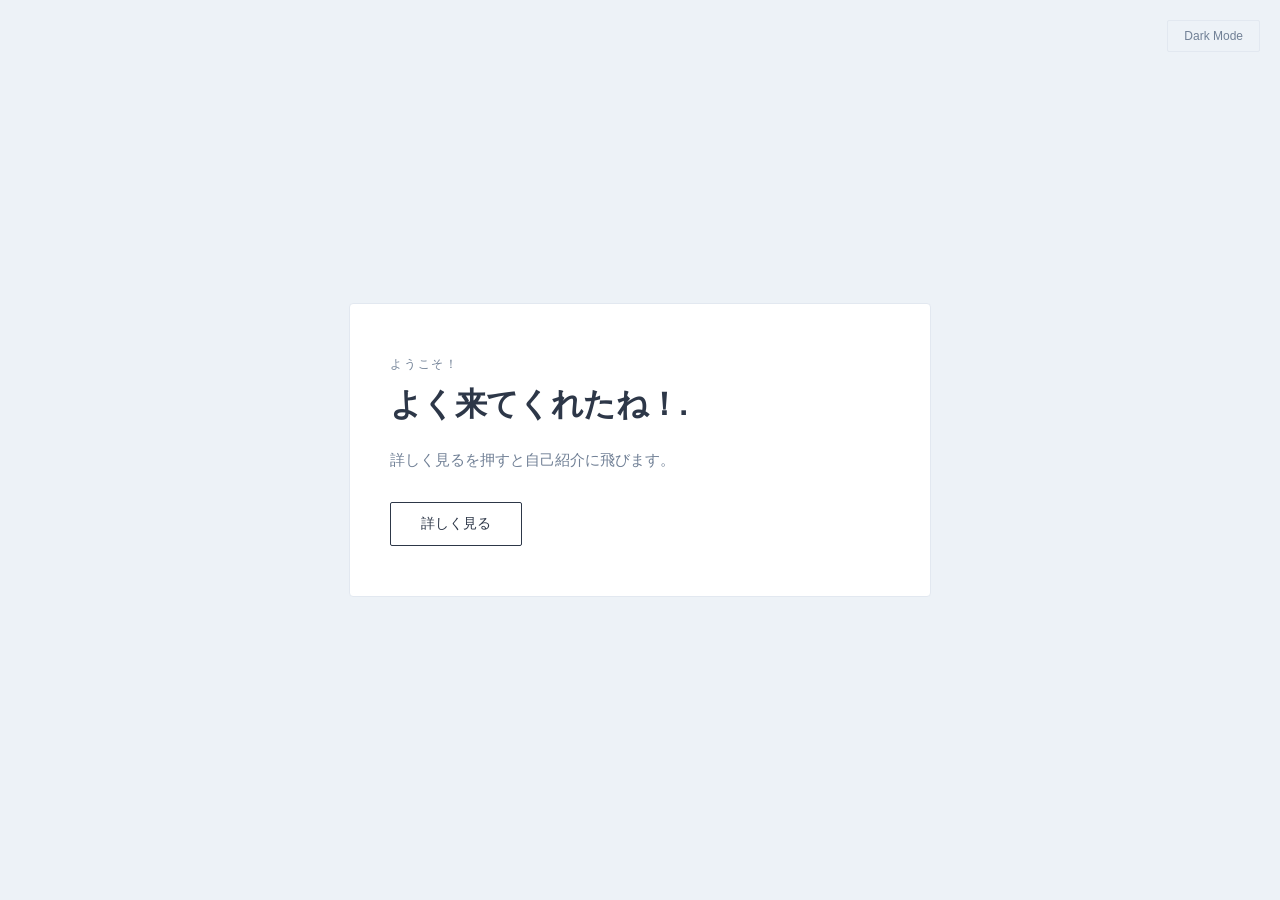
<file: index.html>
<!DOCTYPE html>
<html lang="ja">
<head>
    <meta charset="UTF-8">
    <meta name="viewport" content="width=device-width, initial-scale=1.0">
    <title>Simple & Interactive Portfolio</title>
    <link rel="stylesheet" href="style.css">
</head>
<body>

    <!-- モード切り替えボタン -->
    <button id="theme-toggle" class="toggle-btn">Dark Mode</button>

    <!-- メインコンテンツ -->
    <main class="container fade-in">
        <span class="category">ようこそ！</span>
        <h1 class="title">よく来てくれたね！.</h1>
        <p class="description">
           詳しく見るを押すと自己紹介に飛びます。<br>
        </p>
        <!-- 💡 ここにボタンが復活し、profile.html へ繋がります -->
        <a href="profile.html" class="action-btn">詳しく見る</a>
    </main>

    <script src="script.js"></script>
</body>
</html>
</file>
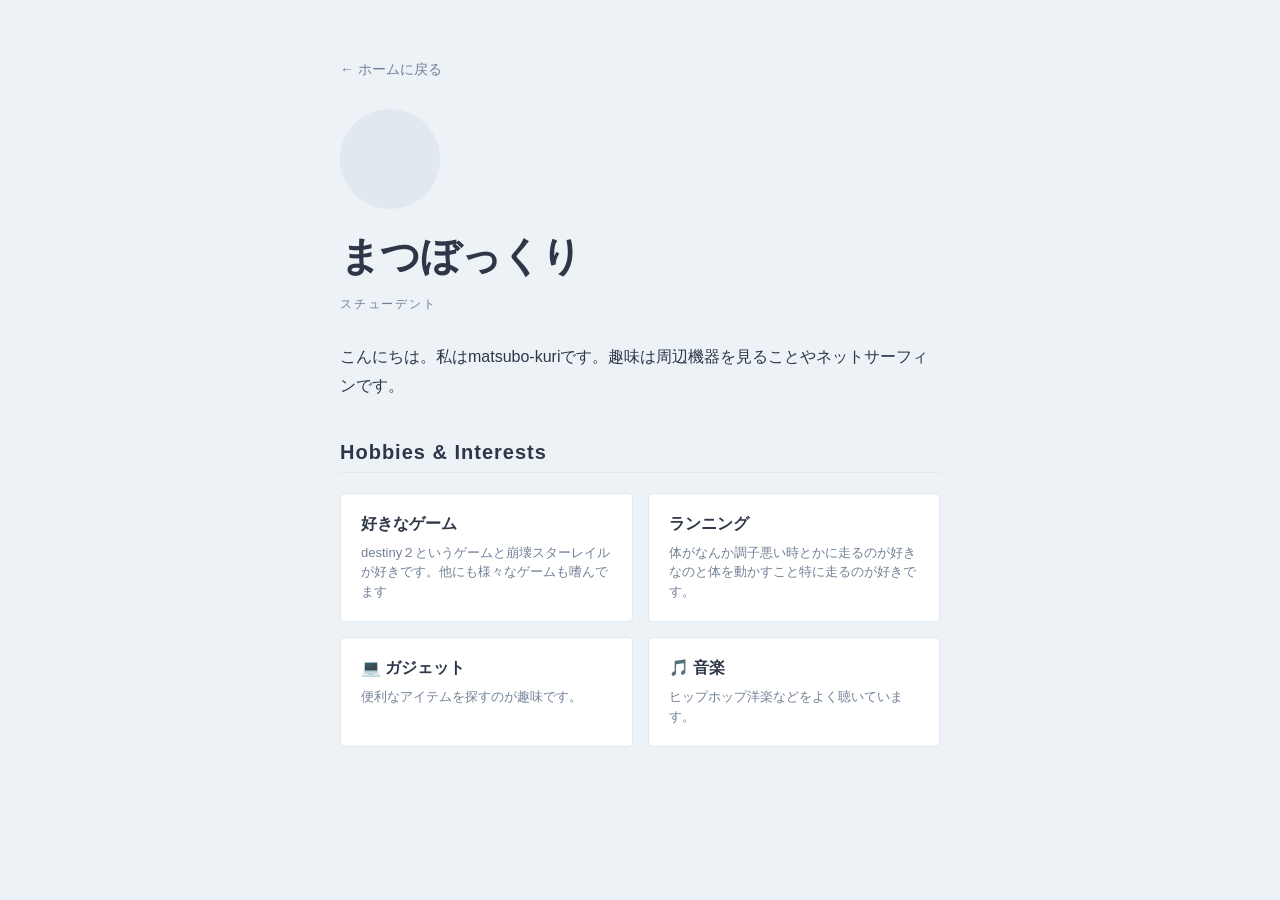
<file: profile.html>
<!DOCTYPE html>
<html lang="ja">
<head>
    <meta charset="UTF-8">
    <meta name="viewport" content="width=device-width, initial-scale=1.0">
    <title>Profile - 自己紹介</title>
    <!-- 共通のCSSを読み込む -->
    <link rel="stylesheet" href="style.css">
    <style>
        /* 💡 2ページ目を綺麗に中央配置するための設定 */
        body {
            display: block !important; /* 1ページ目の中央固定を解除 */
            height: auto !important;   /* 縦スクロールできるようにする */
            padding: 60px 0;           /* 上下にほどよい余白を作る */
        }
        
        .profile-layout {
            max-width: 600px;
            margin: 0 auto;            /* 画面の【左右の真ん中】に配置 */
            padding: 0 20px;           /* スマホで見ても端が崩れないための余白 */
        }

        .back-link {
            display: inline-block;
            color: var(--text-sub);
            text-decoration: none;
            font-size: 14px;
            margin-bottom: 30px;
            transition: color 0.3s;
        }
        .back-link:hover {
            color: var(--text-main);
        }
        .profile-image-dummy {
            width: 100px;
            height: 100px;
            background-color: var(--border-color);
            border-radius: 50%;
            margin-bottom: 20px;
        }
        .intro-text {
            font-size: 16px;
            line-height: 1.8;
            color: var(--text-main);
            margin-bottom: 40px;
        }
        .section-title {
            font-size: 20px;
            border-bottom: 1px solid var(--border-color);
            padding-bottom: 8px;
            margin-top: 40px;
            margin-bottom: 20px;
            letter-spacing: 0.05em;
        }
        .hobby-grid {
            display: grid;
            grid-template-columns: 1fr 1fr;
            gap: 15px;
        }
        /* スマホなどの狭い画面では趣味を縦1列にする */
        @media (max-width: 480px) {
            .hobby-grid {
                grid-template-columns: 1fr;
            }
        }
        .hobby-item {
            background-color: var(--card-bg);
            border: 1px solid var(--border-color);
            padding: 20px;
            border-radius: 4px;
            transition: transform 0.3s ease, box-shadow 0.3s ease;
        }
        .hobby-item:hover {
            transform: translateY(-5px);
            box-shadow: 0 10px 20px rgba(0,0,0,0.05);
        }
        .hobby-item h3 {
            margin: 0 0 8px 0;
            font-size: 16px;
        }
        .hobby-item p {
            margin: 0;
            font-size: 13px;
            color: var(--text-sub);
            line-height: 1.5;
        }
    </style>
</head>
<body>

    <div class="profile-layout fade-in">
        <!-- 1ページ目に戻るボタン -->
        <a href="index.html" class="back-link">← ホームに戻る</a>

        <!-- プロフィール基本情報 -->
        <div class="profile-image-dummy"></div>
        <h1 class="title" style="font-size: 40px; margin-bottom: 10px;">まつぼっくり</h1>
        <p class="category" style="margin-bottom: 30px;">スチューデント</p>
        
        <p class="intro-text">
           こんにちは。私はmatsubo-kuriです。趣味は周辺機器を見ることやネットサーフィンです。
        </p>

        <!-- 趣味・特技セクション -->
        <h2 class="section-title">Hobbies & Interests</h2>
        <div class="hobby-grid">
            <div class="hobby-item">
                <h3>好きなゲーム</h3>
                <p>destiny２というゲームと崩壊スターレイルが好きです。他にも様々なゲームも嗜んでます</p>
            </div>
            <div class="hobby-item">
                <h3>ランニング</h3>
                <p>体がなんか調子悪い時とかに走るのが好きなのと体を動かすこと特に走るのが好きです。</p>
            </div>
            <div class="hobby-item">
                <h3>💻 ガジェット</h3>
                <p>便利なアイテムを探すのが趣味です。</p>
            </div>
            <div class="hobby-item">
                <h3>🎵 音楽</h3>
                <p>ヒップホップ洋楽などをよく聴いています。</p>
            </div>
        </div>
    </div>

</body>
</html>
</file>
<file: style.css>
/* style.css の1〜8行目をこれに書き換える */
:root {
    --bg-color: #edf2f7;       /* 画面全体の背景（薄いブルーグレー） */
    --card-bg: #ffffff;        /* カードの背景（白） */
    --text-main: #2d3748;      /* 濃いネイビーグレー */
    --text-sub: #718096;       /* くすんだブルーグレー */
    --border-color: #e2e8f0;   /* 枠線の色 */
}

/* ダークモード時の色の定義 */
[data-theme="dark"] {
    --bg-color: #121212;
    --card-bg: #1e1e1e;
    --text-main: #f8f9fa;
    --text-sub: #a0a0a0;
    --border-color: #333333;
}

/* 全体のレイアウト設定（色の切り替えを滑らかに） */
body {
    font-family: -apple-system, BlinkMacSystemFont, "Segoe UI", Roboto, sans-serif;
    background-color: var(--bg-color);
    color: var(--text-main);
    margin: 0;
    display: flex;
    justify-content: center;
    align-items: center;
    height: 100vh;
    transition: background-color 0.4s, color 0.4s;
}

/* コンテナ（中央のカード） */
.container {
    background-color: var(--card-bg);
    padding: 50px 40px;
    border-radius: 4px;
    border: 1px solid var(--border-color);
    max-width: 500px;
    width: 90%;
    transition: background-color 0.4s, border-color 0.4s;
}

/* 1. 【動き】ふわっと出現するアニメーション */
.fade-in {
    opacity: 0;
    transform: translateY(20px);
    animation: fadeInUp 1s ease forwards;
}

@keyframes fadeInUp {
    to {
        opacity: 1;
        transform: translateY(0);
    }
}

/* テキストのデザイン */
.category {
    font-size: 12px;
    text-transform: uppercase;
    letter-spacing: 0.15em;
    color: var(--text-sub);
}

.title {
    font-size: 32px;
    font-weight: 700;
    margin: 10px 0 20px 0;
    letter-spacing: -0.02em;
}

.description {
    font-size: 15px;
    line-height: 1.7;
    color: var(--text-sub);
    margin-bottom: 30px;
}

/* 2. 【動き】ホバーで少し浮き上がるボタン */
.action-btn {
    display: inline-block;
    color: var(--text-main);
    text-decoration: none;
    border: 1px solid var(--text-main);
    padding: 12px 30px;
    font-size: 14px;
    border-radius: 2px;
    transition: all 0.3s ease;
}

.action-btn:hover {
    background-color: var(--text-main);
    color: var(--card-bg);
    transform: translateY(-2px); /* 少し上に浮く */
}

/* モード切り替えボタン（右上に固定） */
.toggle-btn {
    position: absolute;
    top: 20px;
    right: 20px;
    background: none;
    border: 1px solid var(--border-color);
    color: var(--text-sub);
    padding: 8px 16px;
    font-size: 12px;
    cursor: pointer;
    border-radius: 2px;
    transition: all 0.3s;
}

.toggle-btn:hover {
    color: var(--text-main);
    border-color: var(--text-main);
}
</file>
